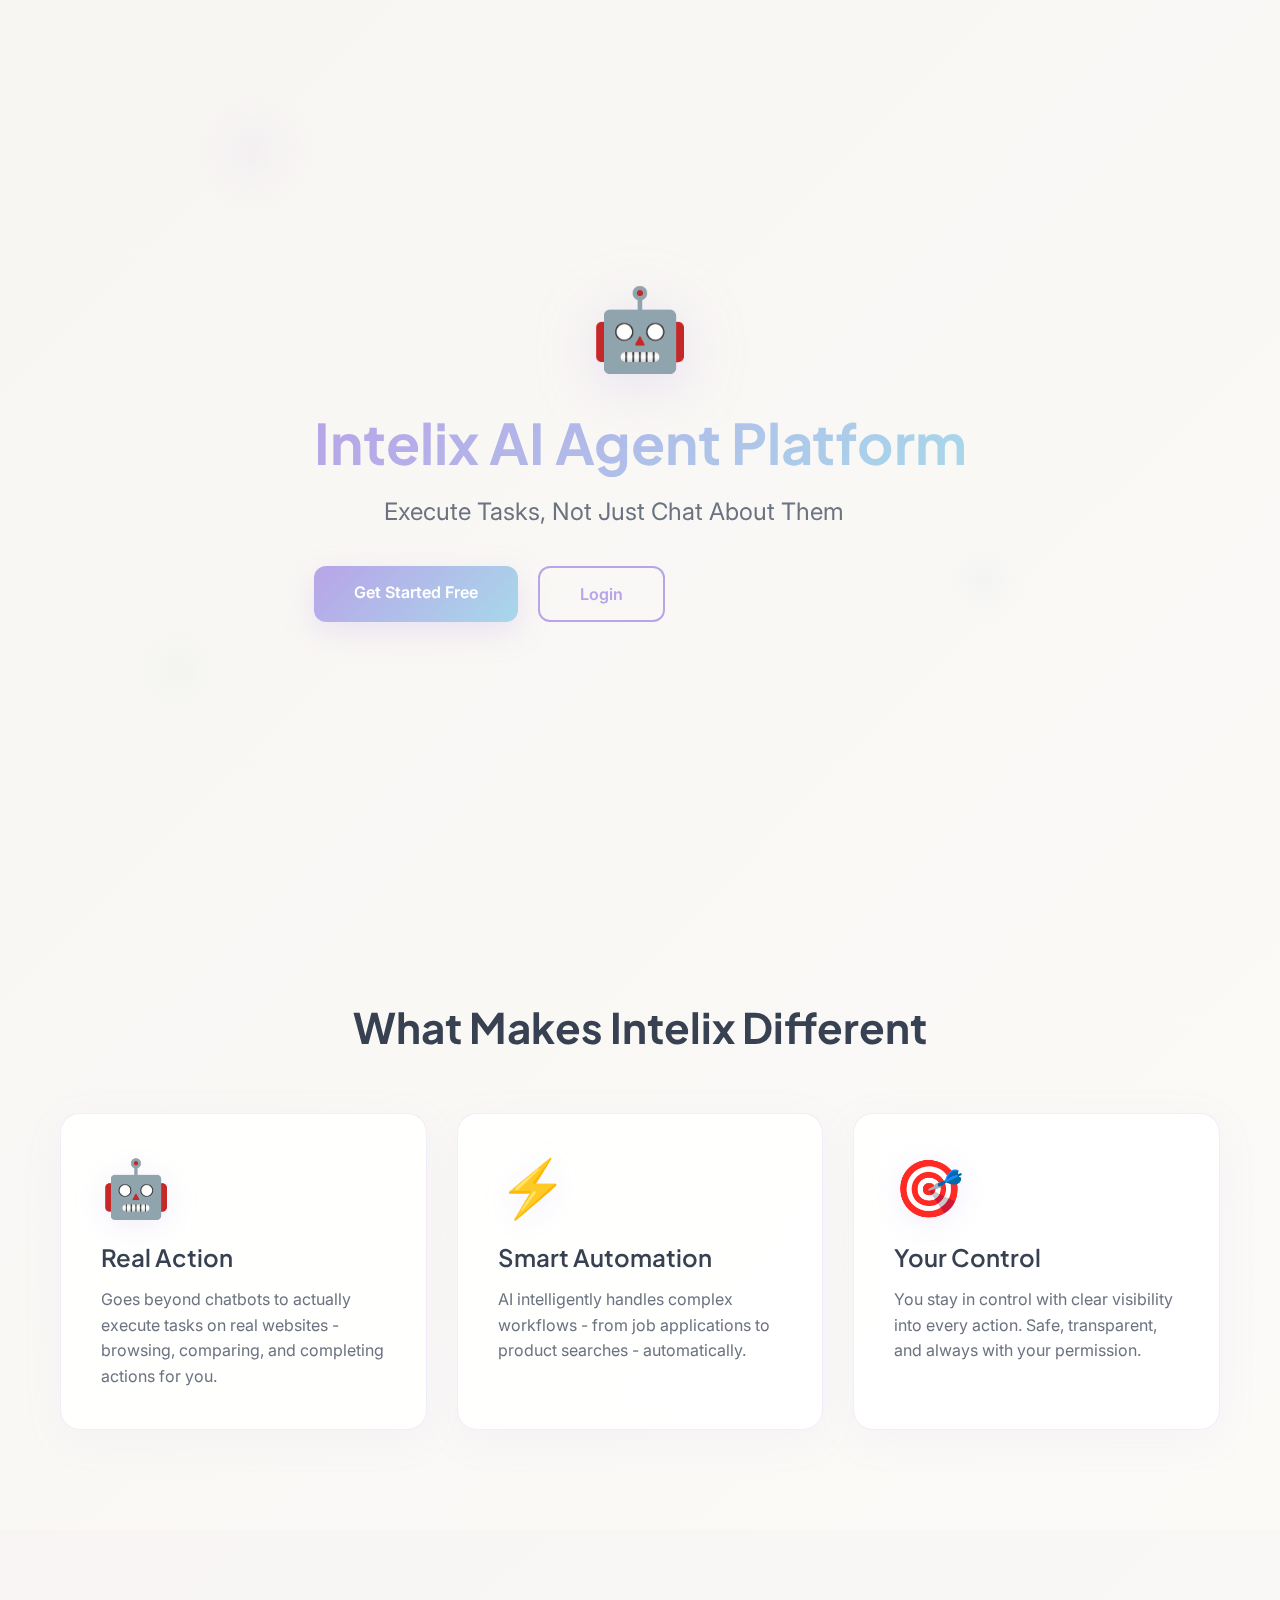
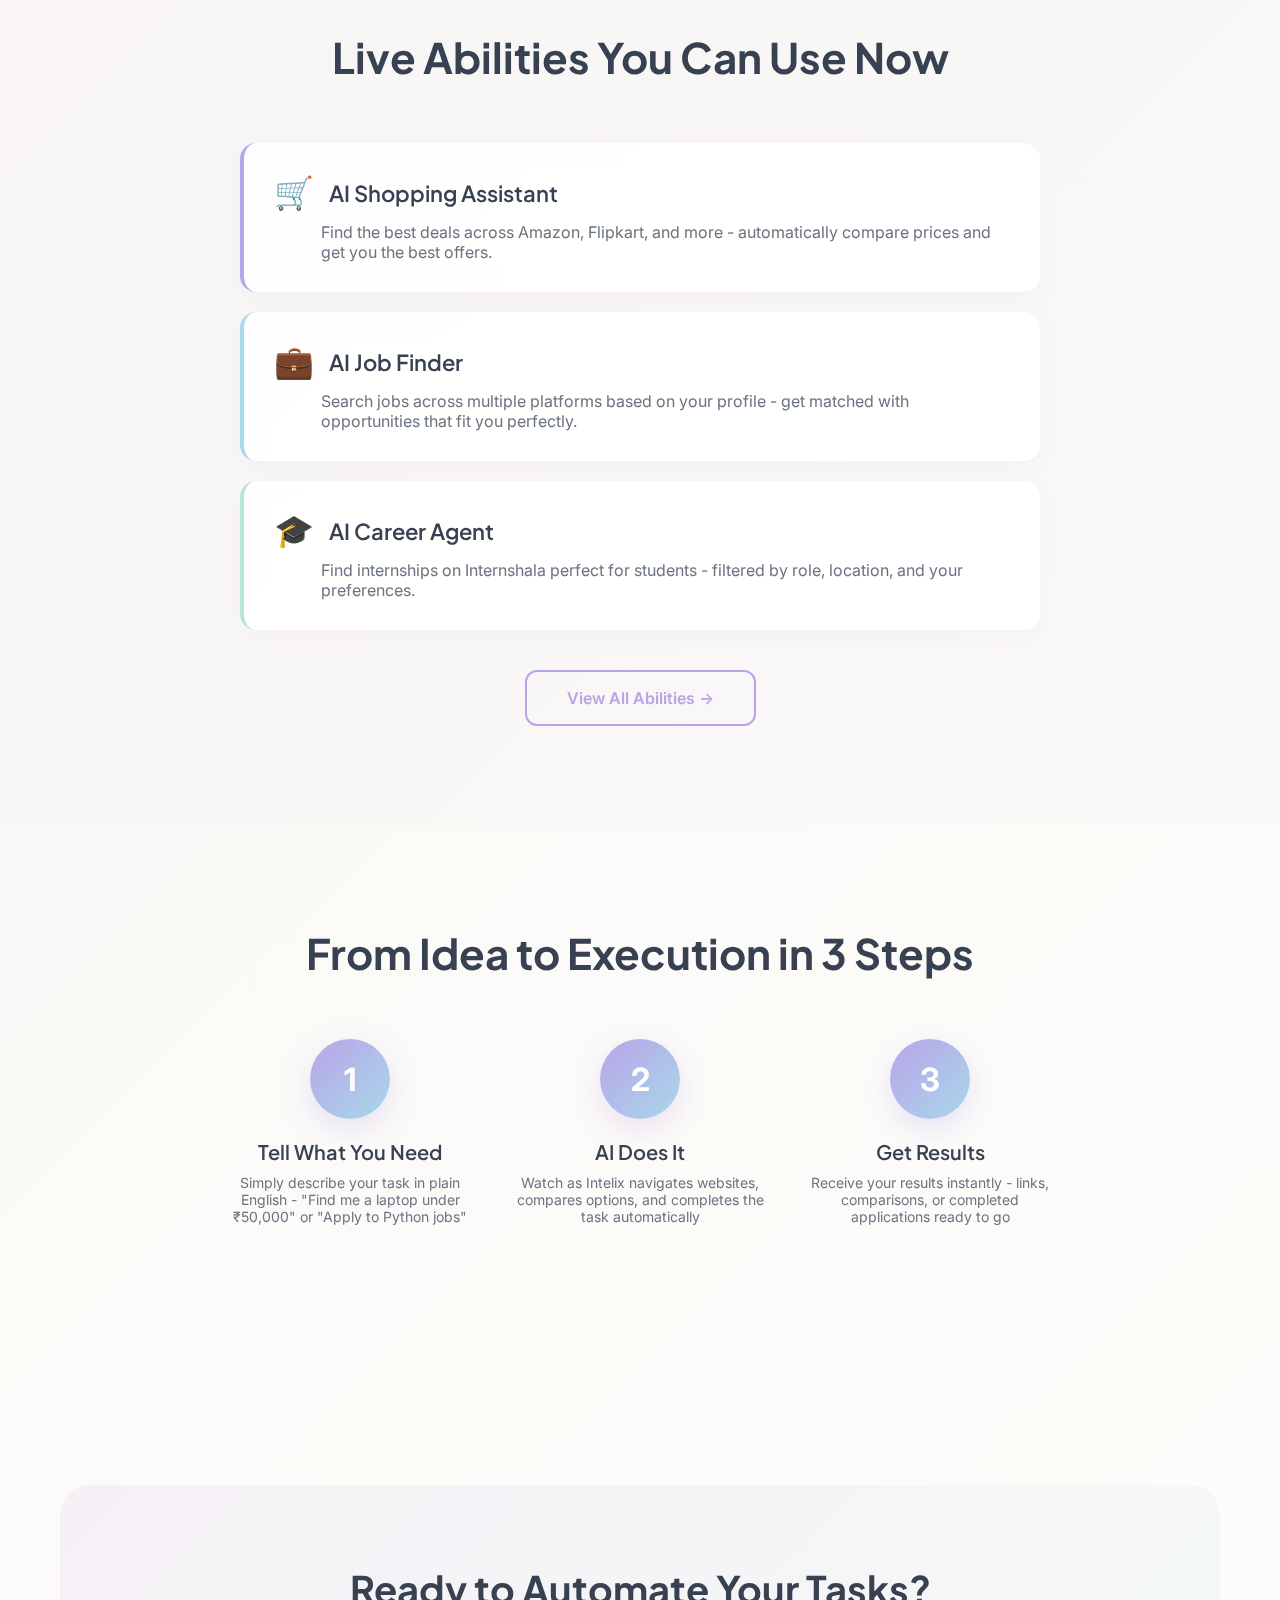
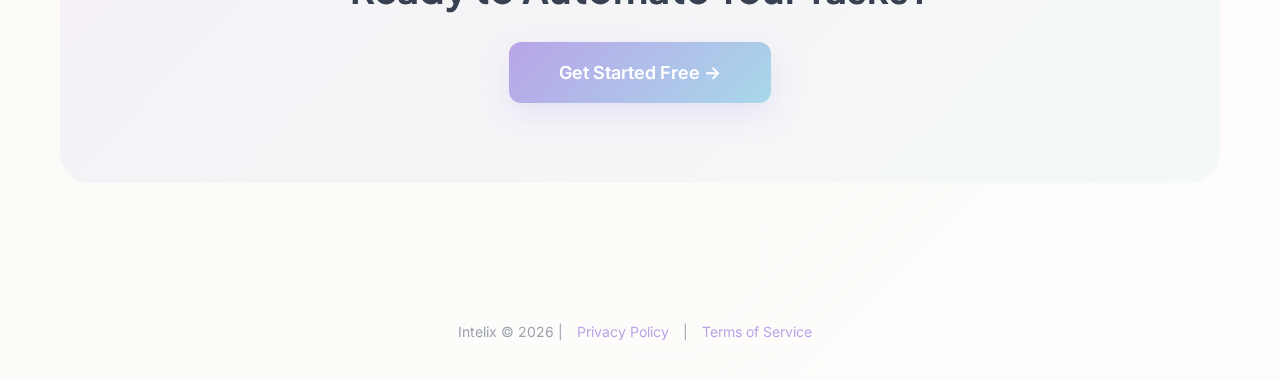
<file: templates/index.html>
<!DOCTYPE html>
<html lang="en">
<head>
    <meta charset="UTF-8">
    <meta name="viewport" content="width=device-width, initial-scale=1.0">
    <title>Intelix - AI Agent Platform</title>
    <link href="https://fonts.googleapis.com/css2?family=Plus+Jakarta+Sans:wght@400;600;700&family=Inter:wght@400;500&display=swap" rel="stylesheet">
    <style>
        * {
            margin: 0;
            padding: 0;
            box-sizing: border-box;
        }

        body {
            font-family: 'Inter', sans-serif;
            background: linear-gradient(135deg, #F8F6F3 0%, #FEFDFB 100%);
            color: #6B7280;
            overflow-x: hidden;
            position: relative;
        }

        /* Animated Background Pattern */
        .bg-pattern {
            position: fixed;
            top: 0;
            left: 0;
            width: 100%;
            height: 100%;
            pointer-events: none;
            opacity: 0.08;
            z-index: 0;
        }

        .particle {
            position: absolute;
            border-radius: 50%;
            animation: float 20s infinite ease-in-out;
        }

        .particle-1 {
            width: 120px;
            height: 120px;
            background: radial-gradient(circle, #B8A4E8 0%, transparent 70%);
            top: 10%;
            left: 15%;
            animation-delay: 0s;
        }

        .particle-2 {
            width: 80px;
            height: 80px;
            background: radial-gradient(circle, #A8D8EA 0%, transparent 70%);
            top: 60%;
            right: 20%;
            animation-delay: 5s;
        }

        .particle-3 {
            width: 100px;
            height: 100px;
            background: radial-gradient(circle, #B5E7D3 0%, transparent 70%);
            bottom: 20%;
            left: 10%;
            animation-delay: 10s;
        }

        @keyframes float {
            0%, 100% {
                transform: translate(0, 0) scale(1);
            }
            33% {
                transform: translate(30px, -30px) scale(1.1);
            }
            66% {
                transform: translate(-20px, 20px) scale(0.9);
            }
        }

        /* Container */
        .container {
            position: relative;
            z-index: 1;
            max-width: 1200px;
            margin: 0 auto;
            padding: 0 20px;
        }

        /* Hero Section */
        .hero {
            min-height: 100vh;
            display: flex;
            flex-direction: column;
            align-items: center;
            justify-content: center;
            text-align: center;
            padding: 60px 20px;
        }

        .logo-icon {
            font-size: 80px;
            margin-bottom: 30px;
            animation: logoFloat 3s ease-in-out infinite;
            filter: drop-shadow(0 10px 30px rgba(184, 164, 232, 0.3));
        }

        @keyframes logoFloat {
            0%, 100% {
                transform: translateY(0);
            }
            50% {
                transform: translateY(-15px);
            }
        }

        .hero-title {
            font-family: 'Plus Jakarta Sans', sans-serif;
            font-size: 56px;
            font-weight: 700;
            background: linear-gradient(135deg, #B8A4E8 0%, #A8D8EA 100%);
            -webkit-background-clip: text;
            -webkit-text-fill-color: transparent;
            background-clip: text;
            margin-bottom: 20px;
            animation: fadeInUp 1s ease-out;
        }

        .hero-subtitle {
            font-size: 24px;
            color: #6B7280;
            margin-bottom: 40px;
            max-width: 600px;
            animation: fadeInUp 1s ease-out 0.2s backwards;
        }

        @keyframes fadeInUp {
            from {
                opacity: 0;
                transform: translateY(30px);
            }
            to {
                opacity: 1;
                transform: translateY(0);
            }
        }

        /* CTA Buttons */
        .cta-container {
            display: flex;
            gap: 20px;
            margin-top: 30px;
            animation: fadeInUp 1s ease-out 0.4s backwards;
        }

        .btn {
            padding: 16px 40px;
            border-radius: 12px;
            font-size: 16px;
            font-weight: 600;
            text-decoration: none;
            transition: all 0.3s ease;
            cursor: pointer;
            border: none;
            display: inline-block;
        }

        .btn-primary {
            background: linear-gradient(135deg, #B8A4E8 0%, #A8D8EA 100%);
            color: white;
            box-shadow: 0 10px 30px rgba(184, 164, 232, 0.25);
        }

        .btn-primary:hover {
            transform: translateY(-3px);
            box-shadow: 0 15px 40px rgba(184, 164, 232, 0.35);
        }

        .btn-secondary {
            background: transparent;
            color: #B8A4E8;
            border: 2px solid #B8A4E8;
        }

        .btn-secondary:hover {
            background: rgba(184, 164, 232, 0.1);
        }

        /* Section */
        section {
            padding: 100px 20px;
        }

        .section-title {
            font-family: 'Plus Jakarta Sans', sans-serif;
            font-size: 42px;
            font-weight: 700;
            text-align: center;
            color: #374151;
            margin-bottom: 60px;
        }

        /* Features Grid */
        .features-grid {
            display: grid;
            grid-template-columns: repeat(auto-fit, minmax(300px, 1fr));
            gap: 30px;
            margin-top: 40px;
        }

        .feature-card {
            background: rgba(255, 255, 255, 0.9);
            backdrop-filter: blur(10px);
            border: 1px solid rgba(184, 164, 232, 0.2);
            border-radius: 20px;
            padding: 40px;
            transition: all 0.3s ease;
            box-shadow: 0 10px 40px rgba(184, 164, 232, 0.08);
        }

        .feature-card:hover {
            transform: translateY(-10px);
            box-shadow: 0 20px 60px rgba(184, 164, 232, 0.15);
            border-color: rgba(184, 164, 232, 0.4);
        }

        .feature-icon {
            font-size: 56px;
            margin-bottom: 20px;
            filter: drop-shadow(0 5px 15px rgba(184, 164, 232, 0.2));
        }

        .feature-title {
            font-family: 'Plus Jakarta Sans', sans-serif;
            font-size: 24px;
            font-weight: 600;
            color: #374151;
            margin-bottom: 15px;
        }

        .feature-desc {
            font-size: 16px;
            line-height: 1.6;
            color: #6B7280;
        }

        /* Abilities Section */
        .abilities-list {
            max-width: 800px;
            margin: 0 auto;
        }

        .ability-item {
            background: rgba(255, 255, 255, 0.9);
            backdrop-filter: blur(10px);
            border-left: 4px solid #B8A4E8;
            border-radius: 16px;
            padding: 30px;
            margin-bottom: 20px;
            transition: all 0.3s ease;
            box-shadow: 0 5px 20px rgba(184, 164, 232, 0.08);
        }

        .ability-item:nth-child(2) {
            border-left-color: #A8D8EA;
        }

        .ability-item:nth-child(3) {
            border-left-color: #B5E7D3;
        }

        .ability-item:hover {
            transform: translateX(10px);
            box-shadow: 0 10px 40px rgba(184, 164, 232, 0.15);
        }

        .ability-header {
            display: flex;
            align-items: center;
            gap: 15px;
            margin-bottom: 10px;
        }

        .ability-emoji {
            font-size: 32px;
        }

        .ability-name {
            font-family: 'Plus Jakarta Sans', sans-serif;
            font-size: 22px;
            font-weight: 600;
            color: #374151;
        }

        .ability-desc {
            color: #6B7280;
            margin-left: 47px;
        }

        /* How It Works */
        .steps-container {
            display: flex;
            justify-content: center;
            gap: 40px;
            margin-top: 60px;
            flex-wrap: wrap;
        }

        .step {
            text-align: center;
            max-width: 250px;
            position: relative;
        }

        .step-number {
            width: 80px;
            height: 80px;
            background: linear-gradient(135deg, #B8A4E8 0%, #A8D8EA 100%);
            border-radius: 50%;
            display: flex;
            align-items: center;
            justify-content: center;
            font-size: 32px;
            font-weight: 700;
            color: white;
            margin: 0 auto 20px;
            box-shadow: 0 10px 30px rgba(184, 164, 232, 0.3);
        }

        .step-title {
            font-family: 'Plus Jakarta Sans', sans-serif;
            font-size: 20px;
            font-weight: 600;
            color: #374151;
            margin-bottom: 10px;
        }

        .step-desc {
            font-size: 14px;
            color: #6B7280;
        }

        /* Footer CTA */
        .footer-cta {
            background: linear-gradient(135deg, rgba(184, 164, 232, 0.1) 0%, rgba(168, 216, 234, 0.1) 100%);
            border-radius: 30px;
            padding: 80px 40px;
            text-align: center;
            margin-top: 60px;
        }

        .footer-cta h2 {
            font-family: 'Plus Jakarta Sans', sans-serif;
            font-size: 38px;
            font-weight: 700;
            color: #374151;
            margin-bottom: 30px;
        }

        /* Footer */
        footer {
            text-align: center;
            padding: 40px 20px;
            color: #9CA3AF;
            font-size: 14px;
        }

        footer a {
            color: #B8A4E8;
            text-decoration: none;
            margin: 0 10px;
        }

        footer a:hover {
            text-decoration: underline;
        }

        /* Responsive */
        @media (max-width: 768px) {
            .hero-title {
                font-size: 36px;
            }

            .hero-subtitle {
                font-size: 18px;
            }

            .cta-container {
                flex-direction: column;
                width: 100%;
            }

            .btn {
                width: 100%;
            }

            .section-title {
                font-size: 32px;
            }

            .features-grid {
                grid-template-columns: 1fr;
            }

            .steps-container {
                flex-direction: column;
                align-items: center;
            }
        }
    </style>
</head>
<body>
    <!-- Animated Background -->
    <div class="bg-pattern">
        <div class="particle particle-1"></div>
        <div class="particle particle-2"></div>
        <div class="particle particle-3"></div>
    </div>

    <!-- Hero Section -->
    <div class="hero">
        <div class="container">
            <div class="logo-icon">🤖</div>
            <h1 class="hero-title">Intelix AI Agent Platform</h1>
            <p class="hero-subtitle">Execute Tasks, Not Just Chat About Them</p>
            
            <div class="cta-container">
                <a href="/signup" class="btn btn-primary">Get Started Free</a>
                <a href="/login" class="btn btn-secondary">Login</a>
            </div>
        </div>
    </div>

    <!-- Features Section -->
    <section>
        <div class="container">
            <h2 class="section-title">What Makes Intelix Different</h2>
            
            <div class="features-grid">
                <div class="feature-card">
                    <div class="feature-icon">🤖</div>
                    <h3 class="feature-title">Real Action</h3>
                    <p class="feature-desc">Goes beyond chatbots to actually execute tasks on real websites - browsing, comparing, and completing actions for you.</p>
                </div>
                
                <div class="feature-card">
                    <div class="feature-icon">⚡</div>
                    <h3 class="feature-title">Smart Automation</h3>
                    <p class="feature-desc">AI intelligently handles complex workflows - from job applications to product searches - automatically.</p>
                </div>
                
                <div class="feature-card">
                    <div class="feature-icon">🎯</div>
                    <h3 class="feature-title">Your Control</h3>
                    <p class="feature-desc">You stay in control with clear visibility into every action. Safe, transparent, and always with your permission.</p>
                </div>
            </div>
        </div>
    </section>

    <!-- Live Abilities Section -->
    <section style="background: rgba(184, 164, 232, 0.03);">
        <div class="container">
            <h2 class="section-title">Live Abilities You Can Use Now</h2>
            
            <div class="abilities-list">
                <div class="ability-item">
                    <div class="ability-header">
                        <span class="ability-emoji">🛒</span>
                        <h3 class="ability-name">AI Shopping Assistant</h3>
                    </div>
                    <p class="ability-desc">Find the best deals across Amazon, Flipkart, and more - automatically compare prices and get you the best offers.</p>
                </div>
                
                <div class="ability-item">
                    <div class="ability-header">
                        <span class="ability-emoji">💼</span>
                        <h3 class="ability-name">AI Job Finder</h3>
                    </div>
                    <p class="ability-desc">Search jobs across multiple platforms based on your profile - get matched with opportunities that fit you perfectly.</p>
                </div>
                
                <div class="ability-item">
                    <div class="ability-header">
                        <span class="ability-emoji">🎓</span>
                        <h3 class="ability-name">AI Career Agent</h3>
                    </div>
                    <p class="ability-desc">Find internships on Internshala perfect for students - filtered by role, location, and your preferences.</p>
                </div>
            </div>
            
            <div style="text-align: center; margin-top: 40px;">
                <a href="/abilities" class="btn btn-secondary">View All Abilities →</a>
            </div>
        </div>
    </section>

    <!-- How It Works -->
    <section>
        <div class="container">
            <h2 class="section-title">From Idea to Execution in 3 Steps</h2>
            
            <div class="steps-container">
                <div class="step">
                    <div class="step-number">1</div>
                    <h3 class="step-title">Tell What You Need</h3>
                    <p class="step-desc">Simply describe your task in plain English - "Find me a laptop under ₹50,000" or "Apply to Python jobs"</p>
                </div>
                
                <div class="step">
                    <div class="step-number">2</div>
                    <h3 class="step-title">AI Does It</h3>
                    <p class="step-desc">Watch as Intelix navigates websites, compares options, and completes the task automatically</p>
                </div>
                
                <div class="step">
                    <div class="step-number">3</div>
                    <h3 class="step-title">Get Results</h3>
                    <p class="step-desc">Receive your results instantly - links, comparisons, or completed applications ready to go</p>
                </div>
            </div>
        </div>
    </section>

    <!-- Footer CTA -->
    <section>
        <div class="container">
            <div class="footer-cta">
                <h2>Ready to Automate Your Tasks?</h2>
                <a href="/signup" class="btn btn-primary" style="font-size: 18px; padding: 20px 50px;">Get Started Free →</a>
            </div>
        </div>
    </section>

    <!-- Footer -->
    <footer>
        <div class="container">
            <p>
                Intelix © 2026 | 
                <a href="/privacy">Privacy Policy</a> | 
                <a href="/terms">Terms of Service</a>
            </p>
        </div>
    </footer>
</body>
</html>
</file>
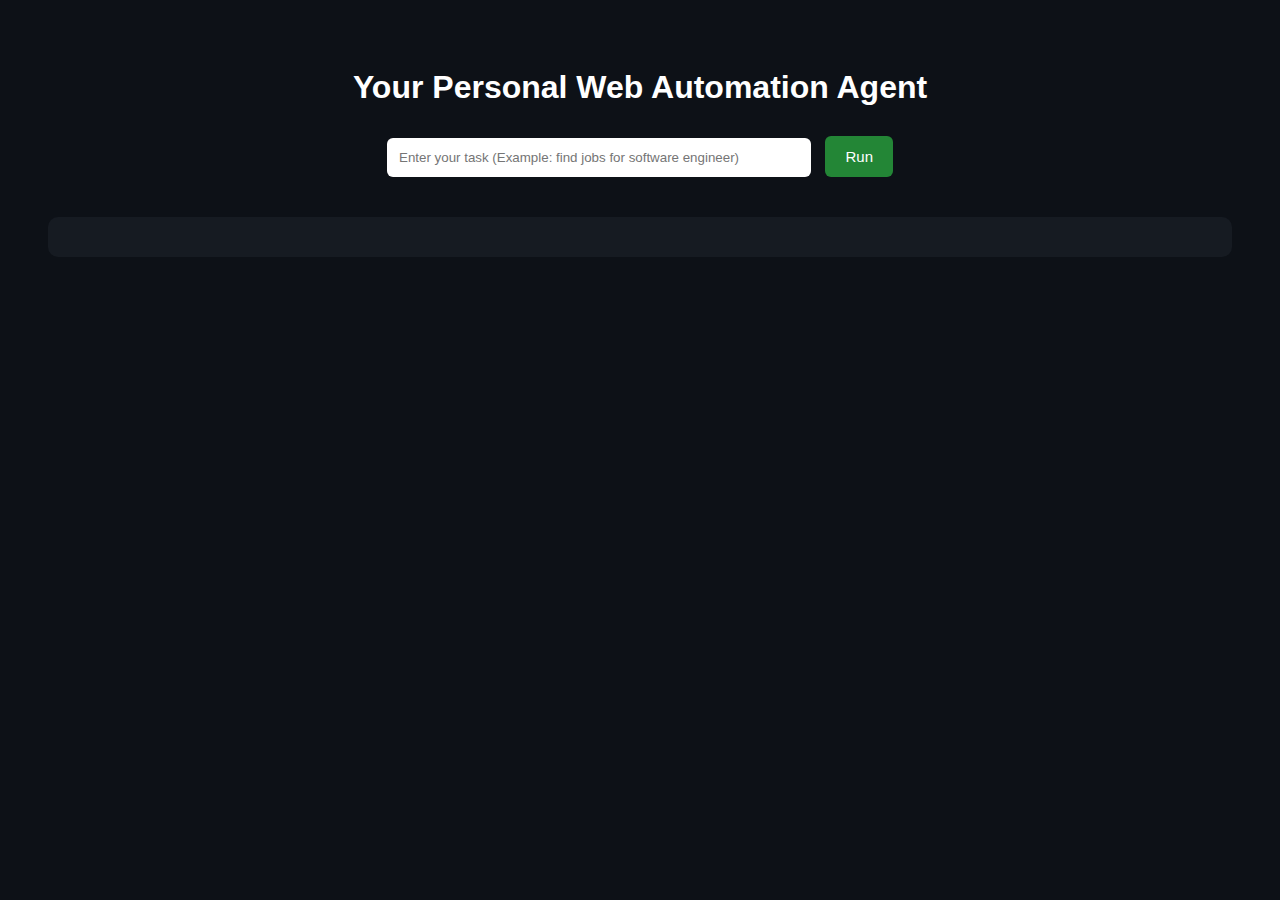
<file: templates/main.html>
<!DOCTYPE html>
<html>
<head>
    <title>NexaAI Dashboard</title>
    <style>
        body {
            background: #0d1117;
            color: white;
            font-family: Arial;
            padding: 40px;
        }

        h1 {
            text-align: center;
            margin-bottom: 30px;
        }

        input {
            width: 400px;
            padding: 12px;
            border-radius: 6px;
            border: none;
        }

        button {
            padding: 12px 20px;
            background: #238636;
            border: none;
            color: white;
            cursor: pointer;
            font-size: 15px;
            margin-left: 10px;
            border-radius: 6px;
        }

        .result-box {
            margin-top: 40px;
            padding: 20px;
            background: #161b22;
            border-radius: 10px;
        }
    </style>
</head>

<body>

    <h1>Your Personal Web Automation Agent</h1>

    <center>
        <input id="taskInput" placeholder="Enter your task (Example: find jobs for software engineer)" />
        <button onclick="runTask()">Run</button>
    </center>

    <div class="result-box" id="output"></div>

    <script>
        function runTask() {
            const task = document.getElementById("taskInput").value;

            fetch("/run_task", {
                method: "POST",
                headers: { "Content-Type": "application/json" },
                body: JSON.stringify({ task })
            })
            .then(res => res.json())
            .then(data => {
                document.getElementById("output").innerHTML =
                    "<pre>" + JSON.stringify(data, null, 2) + "</pre>";
            });
        }
    </script>

</body>
</html>
</file>
